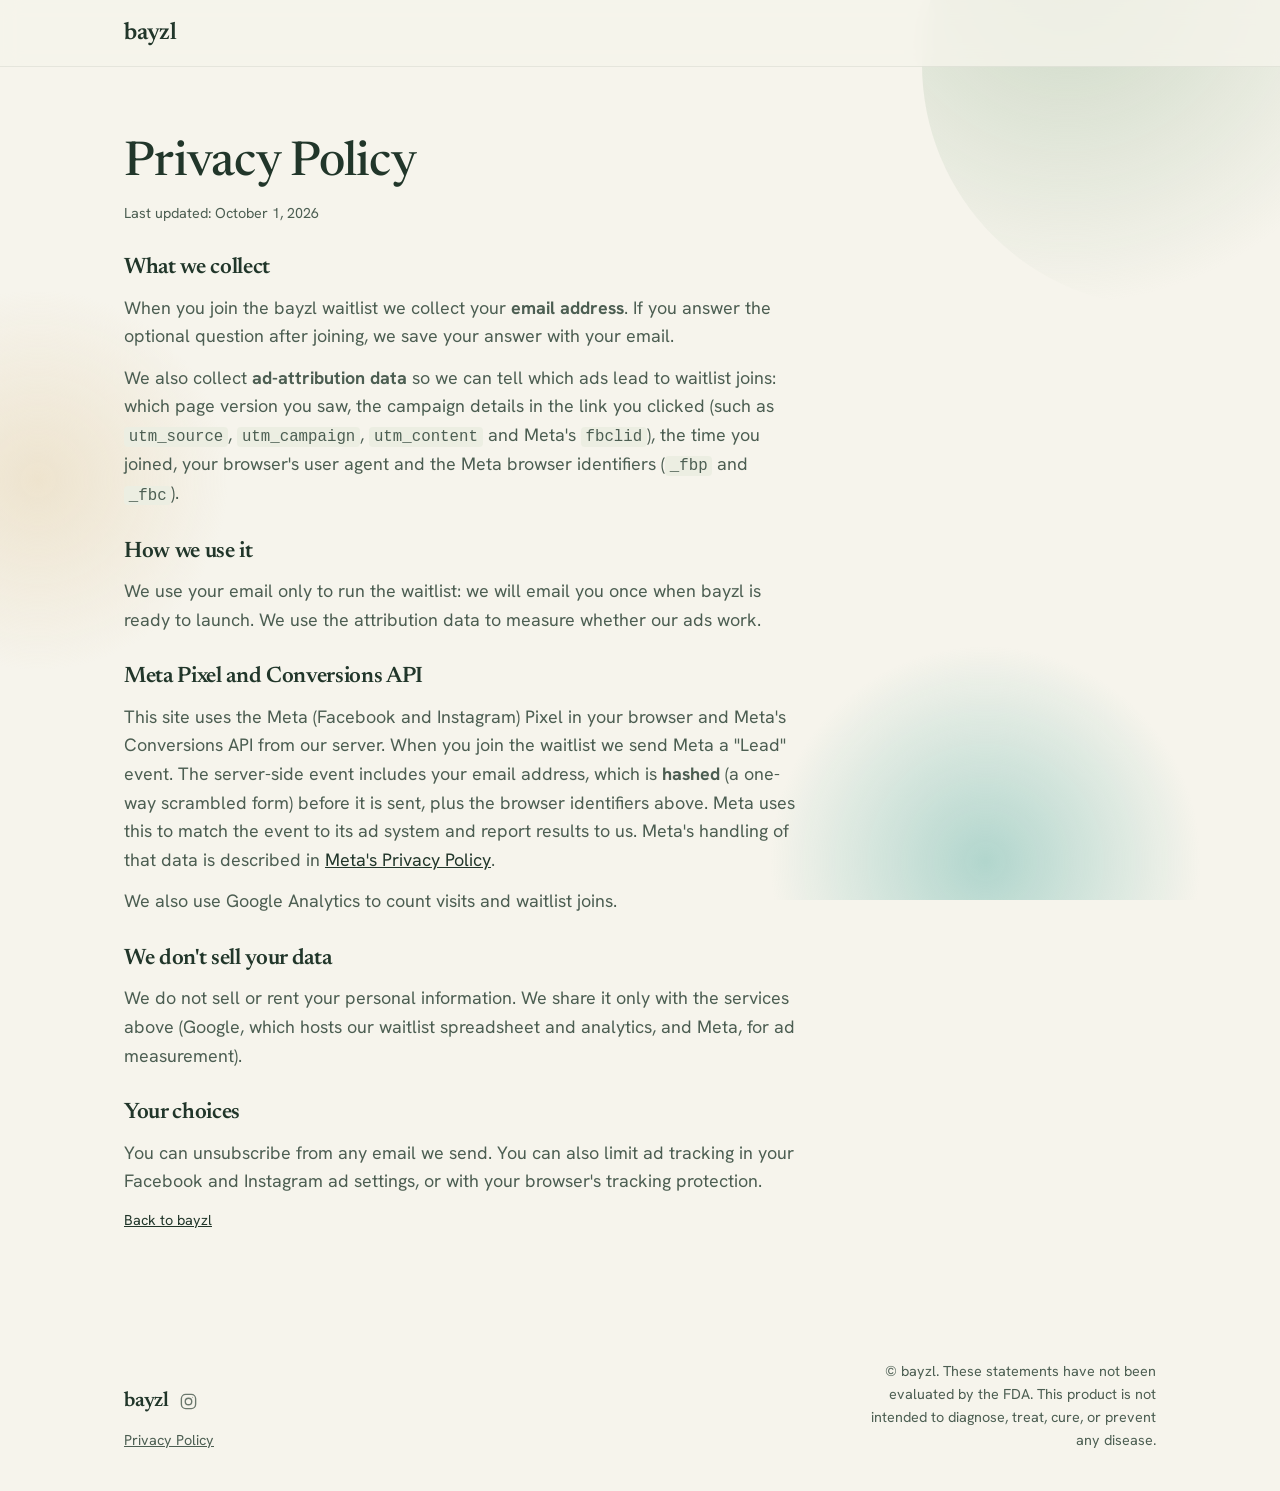
<file: privacy/index.html>
<!doctype html>
<html lang="en">
<head>
<meta charset="utf-8" />
<meta name="viewport" content="width=device-width, initial-scale=1" />
<!-- GENERATED by build.mjs from src/privacy.html + variants.config.json. Edit those, not this file. -->
<title>Privacy Policy | bayzl</title>
<meta name="robots" content="noindex, nofollow" />
<link rel="icon" type="image/png" href="../assets/favicon-32.png" sizes="32x32" />
<link rel="preconnect" href="https://fonts.googleapis.com" />
<link rel="preconnect" href="https://fonts.gstatic.com" crossorigin />
<link href="https://fonts.googleapis.com/css2?family=Hanken+Grotesk:wght@400;500;600;700&family=Newsreader:ital,opsz,wght@0,6..72,400;0,6..72,500;0,6..72,600;1,6..72,400;1,6..72,500&display=swap" rel="stylesheet" />
<link rel="stylesheet" href="../assets/styles.css" />
</head>
<body>
<div class="backdrop" aria-hidden="true"><span></span><span></span><span></span></div>
<header class="nav">
  <div class="wrap nav-inner">
    <div class="brand-group">
      <a class="brand" href="../">bayzl</a>
    </div>
  </div>
</header>

<main class="prose">
  <div class="wrap">
    <h1>Privacy Policy</h1>
    <p class="muted">Last updated: October 1, 2026</p>

    <h2>What we collect</h2>
    <p>When you join the bayzl waitlist we collect your <strong>email address</strong>. If you answer the optional question after joining, we save your answer with your email.</p>
    <p>We also collect <strong>ad-attribution data</strong> so we can tell which ads lead to waitlist joins: which page version you saw, the campaign details in the link you clicked (such as <code>utm_source</code>, <code>utm_campaign</code>, <code>utm_content</code> and Meta's <code>fbclid</code>), the time you joined, your browser's user agent and the Meta browser identifiers (<code>_fbp</code> and <code>_fbc</code>).</p>

    <h2>How we use it</h2>
    <p>We use your email only to run the waitlist: we will email you once when bayzl is ready to launch. We use the attribution data to measure whether our ads work.</p>

    <h2>Meta Pixel and Conversions API</h2>
    <p>This site uses the Meta (Facebook and Instagram) Pixel in your browser and Meta's Conversions API from our server. When you join the waitlist we send Meta a "Lead" event. The server-side event includes your email address, which is <strong>hashed</strong> (a one-way scrambled form) before it is sent, plus the browser identifiers above. Meta uses this to match the event to its ad system and report results to us. Meta's handling of that data is described in <a href="https://www.facebook.com/privacy/policy/" rel="noopener">Meta's Privacy Policy</a>.</p>
    <p>We also use Google Analytics to count visits and waitlist joins.</p>

    <h2>We don't sell your data</h2>
    <p>We do not sell or rent your personal information. We share it only with the services above (Google, which hosts our waitlist spreadsheet and analytics, and Meta, for ad measurement).</p>

    <h2>Your choices</h2>
    <p>You can unsubscribe from any email we send. You can also limit ad tracking in your Facebook and Instagram ad settings, or with your browser's tracking protection.</p>

    <p class="muted"><a href="../">Back to bayzl</a></p>
  </div>
</main>

<footer class="footer">
  <div class="wrap footer-inner">
    <div>
      <div class="brand-group">
        <a class="brand" href="../">bayzl</a>
        <a class="social-icon" href="https://www.instagram.com/lukefiber/" target="_blank" rel="noopener" aria-label="bayzl on Instagram">
          <svg viewBox="0 0 24 24" fill="none" stroke="currentColor" stroke-width="1.7" stroke-linecap="round" stroke-linejoin="round">
            <rect x="3" y="3" width="18" height="18" rx="5.5"/>
            <circle cx="12" cy="12" r="4.1"/>
            <circle cx="17.3" cy="6.7" r="0.6" fill="currentColor" stroke="none"/>
          </svg>
        </a>
      </div>
      <nav class="footer-links" aria-label="Footer"><a href="../privacy/">Privacy Policy</a></nav>
    </div>
    <div class="legal">© bayzl. These statements have not been evaluated by the FDA. This product is not intended to diagnose, treat, cure, or prevent any disease.</div>
  </div>
</footer>
</body>
</html>
</file>
<file: assets/styles.css>
/* ============================================================
   bayzl — shared styles across all landing-page variants
   ============================================================ */

:root{
  --ink:#21362A;        /* deep forest green — primary text */
  --ink-soft:#4C5E52;   /* muted body text */
  --sage:#A9C1A6;
  --sage-deep:#7E9A7C;
  --sand:#E7D6B6;
  --sand-deep:#D9C29A;
  --teal:#79BDB4;
  --teal-deep:#5EA79E;
  --lemon:#E4C24F;
  --lime:#93AE53;
  --paper:#F6F4EC;      /* warm off-white page */
  --paper-2:#ECEEE2;    /* faintly greener band */
  --white:#FCFBF6;

  --maxw:1160px;
  --gutter:clamp(20px, 5vw, 64px);

  --step--1:clamp(0.82rem, 0.79rem + 0.15vw, 0.9rem);
  --step-0: clamp(1rem, 0.96rem + 0.2vw, 1.12rem);
  --step-1: clamp(1.2rem, 1.1rem + 0.5vw, 1.5rem);
  --step-2: clamp(1.5rem, 1.3rem + 1vw, 2.1rem);
  --step-3: clamp(2rem, 1.5rem + 2.4vw, 3.4rem);
  --step-4: clamp(2.3rem, 1.55rem + 2.6vw, 4.1rem);

  --ease:cubic-bezier(.2,.7,.2,1);

  --font-display:"Newsreader", Georgia, serif;
  --shadow-rgb:33,54,42;

  --nav-h:67px;
  --hero-h:calc(100vh - var(--nav-h));
}
@supports (height:100svh){
  :root{--hero-h:calc(100svh - var(--nav-h));}
}

*{box-sizing:border-box;}
html{scroll-behavior:smooth;-webkit-tap-highlight-color:transparent;}
body{
  margin:0;
  background:var(--paper);
  color:var(--ink);
  font-family:"Hanken Grotesk", system-ui, sans-serif;
  font-size:var(--step-0);
  line-height:1.6;
  -webkit-font-smoothing:antialiased;
  text-rendering:optimizeLegibility;
  overflow-x:hidden;
}
h1,h2,h3{
  font-family:var(--font-display);
  font-weight:500;
  line-height:1.05;
  letter-spacing:-0.015em;
  margin:0;
  color:var(--ink);
}
p{margin:0;}
a{color:inherit;}
img,svg{display:block;max-width:100%;}

.wrap{max-width:var(--maxw);margin-inline:auto;padding-inline:var(--gutter);}
.eyebrow{
  font-size:var(--step--1);
  letter-spacing:.2em;
  text-transform:uppercase;
  font-weight:600;
  color:var(--sage-deep);
}
.serif-italic{font-family:var(--font-display);font-style:italic;font-weight:400;}
.visually-hidden{position:absolute;width:1px;height:1px;overflow:hidden;clip:rect(0 0 0 0);}

:where(a,button,input):focus-visible{
  outline:2px solid var(--teal-deep);
  outline-offset:3px;
  border-radius:6px;
}
@media (prefers-reduced-motion: reduce){
  html{scroll-behavior:auto;}
  *{animation:none !important;transition:none !important;}
}

/* ============================ ORGANIC BACKDROP ============================ */
.backdrop{
  position:fixed;inset:0;z-index:-1;pointer-events:none;overflow:hidden;
}
.backdrop span{
  position:absolute;border-radius:50%;opacity:.55;
}
.backdrop span:nth-child(1){width:38vw;height:38vw;top:-14vw;right:-10vw;background:radial-gradient(circle at 30% 30%, var(--sage) 0%, transparent 70%);}
.backdrop span:nth-child(2){width:30vw;height:30vw;top:32vh;left:-12vw;background:radial-gradient(circle at 50% 50%, var(--sand) 0%, transparent 70%);}
.backdrop span:nth-child(3){width:34vw;height:34vw;bottom:-14vw;right:6vw;background:radial-gradient(circle at 50% 50%, var(--teal) 0%, transparent 70%);}

/* ============================ NAV ============================ */
.nav{
  position:sticky;top:0;z-index:60;
  backdrop-filter:saturate(1.1) blur(10px);
  background:color-mix(in srgb, var(--paper) 80%, transparent);
  border-bottom:1px solid color-mix(in srgb, var(--ink) 8%, transparent);
}
.nav-inner{
  display:flex;align-items:center;justify-content:space-between;
  height:66px;position:relative;
}
.brand-group{display:flex;align-items:center;gap:.65rem;}
.brand{
  font-family:var(--font-display);font-weight:600;font-size:1.5rem;
  letter-spacing:-0.01em;color:var(--ink);text-decoration:none;
}
.social-icon{
  display:inline-flex;color:var(--ink);opacity:.65;
  transition:opacity .25s var(--ease), color .25s var(--ease);
}
.social-icon:hover{opacity:1;color:var(--sage-deep);}
.social-icon svg{width:19px;height:19px;}
.nav-right{display:flex;align-items:center;gap:.6rem;}
.nav-cta{
  font-size:var(--step--1);font-weight:600;letter-spacing:.02em;
  text-decoration:none;color:var(--ink);
  padding:.55rem 1.05rem;border:1px solid color-mix(in srgb,var(--ink) 22%,transparent);
  border-radius:100px;transition:background .3s var(--ease), color .3s var(--ease);
  white-space:nowrap;
}
.nav-cta:hover{background:var(--ink);color:var(--paper);}

/* ============================ HERO ============================ */
.hero{
  position:relative;
  padding-block:0 clamp(30px,5vw,60px);
  overflow:hidden;
}
#drift{
  position:absolute;inset:0;width:100%;height:100%;
  pointer-events:none;z-index:0;
}
.hero-stack{
  position:relative;z-index:2;
  display:grid;grid-template-columns:1.05fr .95fr;
  grid-template-rows:minmax(var(--hero-h),auto) auto;
  column-gap:clamp(24px,4vw,64px);row-gap:0;
  align-items:center;
}
.hero-copy{max-width:36rem;}
.hero h1{
  font-size:clamp(2.2rem, 1.4rem + 2.9vw, 3.6rem);
  font-weight:400;
  line-height:1.08;
  letter-spacing:-0.026em;
}
.hero h1 em{font-style:italic;color:var(--sage-deep);font-weight:400;}
.hero-sub{
  margin-top:1.1rem;
  font-size:var(--step-1);line-height:1.4;font-weight:400;
  color:var(--ink-soft);
}

.reveal{opacity:1;}

/* -------- ingredient chips + hover tooltips (secondary, below the signup) -------- */
.chip-row{
  grid-column:1 / -1;justify-self:center;
  width:100%;max-width:36rem;
  margin-top:clamp(20px,3vw,36px);padding-top:1.15rem;
  border-top:1px solid color-mix(in srgb,var(--ink) 10%,transparent);
  display:flex;flex-wrap:wrap;gap:.4rem;align-items:center;justify-content:center;
}
.chip-row .chip-label{
  flex-basis:100%;margin-bottom:.35rem;
  font-size:.72rem;letter-spacing:.16em;text-transform:uppercase;font-weight:600;
  color:var(--sage-deep);
}
.chip{
  position:relative;cursor:default;
  font-size:.8rem;font-weight:500;color:var(--ink-soft);
  background:color-mix(in srgb,var(--white) 55%,transparent);
  border:1px solid color-mix(in srgb,var(--ink) 9%,transparent);
  padding:.25rem .65rem;border-radius:100px;
  transition:border-color .25s var(--ease), background .25s var(--ease), color .25s var(--ease);
}
.chip:hover,.chip:focus-visible,.chip.is-open{
  color:var(--ink);
  border-color:color-mix(in srgb,var(--sage-deep) 70%,transparent);
  background:color-mix(in srgb,var(--sage) 22%,var(--white));
}
.chip .tip{
  position:absolute;left:50%;bottom:calc(100% + 10px);z-index:5;
  transform:translate(-50%,4px);
  white-space:nowrap;
  font-size:var(--step--1);font-weight:500;line-height:1.3;color:var(--paper);
  background:var(--ink);padding:.45rem .75rem;border-radius:10px;
  box-shadow:0 14px 28px -14px rgba(33,54,42,.55);
  opacity:0;pointer-events:none;
  transition:opacity .2s var(--ease), transform .2s var(--ease);
}
.chip .tip::after{
  content:"";position:absolute;left:50%;top:100%;width:9px;height:9px;
  background:var(--ink);transform:translate(-50%,-50%) rotate(45deg);border-radius:2px;
}
.chip:hover .tip,.chip:focus-visible .tip,.chip.is-open .tip{
  opacity:1;transform:translate(-50%,0);
}

/* -------- email form -------- */
.signup{margin-top:1.8rem;max-width:440px;}
.field{
  display:flex;gap:.5rem;background:var(--white);
  border:1px solid color-mix(in srgb,var(--ink) 14%,transparent);
  border-radius:100px;padding:.4rem .4rem .4rem 1.2rem;
  box-shadow:0 14px 40px -28px rgba(33,54,42,.6);
  transition:border-color .25s var(--ease), box-shadow .25s var(--ease);
}
.field:focus-within{
  border-color:var(--teal-deep);
  box-shadow:0 18px 46px -26px rgba(33,54,42,.6);
}
.field input{
  flex:1;border:0;background:transparent;font:inherit;color:var(--ink);
  min-width:0;padding-block:.55rem;
}
.field input::placeholder{color:color-mix(in srgb,var(--ink) 42%,transparent);}
.field input:focus{outline:none;}
.btn{
  border:0;cursor:pointer;font:inherit;font-weight:600;
  background:var(--ink);color:var(--paper);
  padding:.7rem 1.4rem;border-radius:100px;white-space:nowrap;
  transition:transform .2s var(--ease), background .3s var(--ease);
}
.btn:hover{background:var(--teal-deep);transform:translateY(-1px);}
.btn:active{transform:translateY(0);}
.btn:disabled{opacity:.7;cursor:default;transform:none;}
.form-note{margin-top:.8rem;font-size:var(--step--1);color:var(--ink-soft);padding-left:.4rem;}
.form-success{
  margin-top:1rem;padding:1rem 1.2rem;border-radius:16px;
  background:color-mix(in srgb,var(--teal) 26%,var(--white));
  border:1px solid color-mix(in srgb,var(--teal-deep) 40%,transparent);
  color:var(--ink);font-weight:500;
}
[hidden]{display:none !important;}

/* -------- hero product art -------- */
.hero-product{
  position:relative;justify-self:center;width:min(100%,480px);
}
.product-wrap{
  position:relative;z-index:1;width:100%;aspect-ratio:var(--product-ratio, 906/792);
  animation:float 7s ease-in-out infinite;
}
@keyframes float{0%,100%{transform:translateY(0)}50%{transform:translateY(-12px)}}
/* No CSS filters on the mockup or its shadow: big blur/drop-shadow filters on an animated
   image render as boxy artifacts on phones. The grounding shadow is a plain gradient instead,
   and the image fades in on load. */
.product-wrap img{
  position:absolute;inset:0;width:100%;height:100%;object-fit:contain;z-index:2;
}
.product-glow{
  position:absolute;left:50%;bottom:-2%;width:86%;height:30%;transform:translateX(-50%);
  background:radial-gradient(ellipse at center, rgba(var(--shadow-rgb),.34) 0%, rgba(var(--shadow-rgb),.16) 42%, rgba(var(--shadow-rgb),0) 70%);
  z-index:0;
}
.product-wrap img,.product-glow{opacity:1;transition:opacity .8s var(--ease);}
.product-wrap.is-loading img,.product-wrap.is-loading .product-glow{opacity:0;}

/* ============================ WAVE DIVIDER ============================ */
.wave{display:block;width:100%;height:clamp(40px,6vw,84px);}
.wave svg{width:100%;height:100%;}
.wave .f-tint{fill:var(--paper-2);}
.wave .f-paper{fill:var(--paper);}
.wave .f-sand{fill:var(--sand);}
.wave .f-teal{fill:var(--teal);}

/* generic section */
.section{padding-block:clamp(56px,8vw,104px);}
.section.tint{background:var(--paper-2);}
.section-head{max-width:52ch;margin-bottom:clamp(28px,5vw,52px);}
.section-head.is-centered{margin-inline:auto;text-align:center;}
.section-head h2{font-size:var(--step-3);margin-top:.7rem;}
.section-head p{margin-top:1rem;color:var(--ink-soft);font-size:var(--step-1);line-height:1.5;}

/* ============================ BENEFITS ============================ */
.benefits{
  display:grid;grid-template-columns:repeat(3,1fr);
  gap:clamp(20px,3vw,40px);
}
.benefit{border-top:1px solid color-mix(in srgb,var(--ink) 16%,transparent);padding-top:1.2rem;}
.benefit .ic{color:var(--sage-deep);margin-bottom:1rem;}
.benefit h3{font-size:var(--step-1);font-weight:600;}
.benefit p{margin-top:.5rem;color:var(--ink-soft);font-size:var(--step--1);line-height:1.55;}

/* ============================ STATS ============================ */
.stats{
  display:grid;grid-template-columns:repeat(2,1fr);
  border:1px solid color-mix(in srgb,var(--ink) 14%,transparent);
  border-radius:22px;overflow:hidden;background:var(--white);
}
.stat{padding:clamp(26px,4vw,42px);text-align:center;}
.stat + .stat{border-left:1px solid color-mix(in srgb,var(--ink) 12%,transparent);}
.stat .num{font-family:var(--font-display);font-size:var(--step-3);color:var(--ink);line-height:1;}
.stat .lab{margin-top:.6rem;font-size:var(--step--1);letter-spacing:.14em;text-transform:uppercase;color:var(--sage-deep);font-weight:600;}
.stats-note{text-align:center;margin-top:1rem;font-size:var(--step--1);color:var(--ink-soft);}

/* ============================ ABOUT ============================ */
.about-mission{
  display:grid;grid-template-columns:.9fr 1.1fr;gap:clamp(28px,5vw,72px);
  align-items:start;
}
.mission-body p + p{margin-top:1.1rem;}
.mission-body{font-size:var(--step-1);line-height:1.6;color:var(--ink-soft);}
.about-mission .lead,.section-head .lead{
  margin-top:1.1rem;font-family:var(--font-display);
  font-size:var(--step-2);line-height:1.3;font-weight:400;color:var(--ink);
}

.founders{
  margin-top:clamp(44px,6vw,72px);
  display:grid;grid-template-columns:1fr 1fr;gap:clamp(28px,4vw,56px);
}
.founder-photo{
  position:relative;aspect-ratio:4/5;border-radius:20px;overflow:hidden;
  background:linear-gradient(160deg,var(--sage) 0%, var(--teal) 120%);
  box-shadow:0 30px 60px -40px rgba(33,54,42,.7);
}
.founder-photo img{position:absolute;inset:0;width:100%;height:100%;object-fit:cover;z-index:2;}
.founder-photo .ph{position:absolute;inset:0;width:100%;height:100%;z-index:1;opacity:.85;}
.founder h3{margin-top:1.2rem;font-size:var(--step-2);font-weight:500;}
.founder .role{font-size:var(--step--1);letter-spacing:.16em;text-transform:uppercase;color:var(--sage-deep);font-weight:600;margin-top:.3rem;}
.founder p.bio{margin-top:.8rem;color:var(--ink-soft);}

/* ============================ FINAL CTA ============================ */
.final{
  position:relative;text-align:center;color:var(--paper);
  background:radial-gradient(120% 120% at 50% 0%, var(--sage-deep) 0%, var(--ink) 70%);
  border-radius:28px;padding:clamp(44px,7vw,80px) var(--gutter);
  overflow:hidden;
}
.final h2{color:var(--paper);font-size:var(--step-3);}
.final .eyebrow{color:color-mix(in srgb,var(--sage) 80%,white);}
.final p.lead{margin:1rem auto 0;max-width:44ch;color:color-mix(in srgb,var(--paper) 80%,transparent);font-size:var(--step-1);}
.final .signup{margin-inline:auto;}
.final .field{background:color-mix(in srgb,var(--white) 96%,transparent);border-color:transparent;}
.final .btn{background:var(--sand);color:var(--ink);}
.final .btn:hover{background:var(--white);}
.final .form-note{color:color-mix(in srgb,var(--paper) 70%,transparent);}

/* ============================ FOOTER ============================ */
.footer{padding-block:clamp(36px,5vw,56px) clamp(26px,4vw,40px);}
.footer-inner{display:flex;justify-content:space-between;align-items:flex-end;flex-wrap:wrap;gap:16px;}
.footer .brand{font-size:1.3rem;}
.footer .tag{font-family:var(--font-display);font-style:italic;color:var(--ink-soft);margin-top:.3rem;}
.tag-btn{
  display:block;background:none;border:0;padding:0;margin-inline:0;
  font:inherit;text-align:left;cursor:pointer;
}
.page-switch{display:flex;gap:.5rem;margin-top:.75rem;}
.page-switch a{
  display:grid;place-items:center;width:2.2rem;height:2.2rem;border-radius:50%;
  text-decoration:none;font-weight:600;font-size:.95rem;color:var(--ink);
  border:1px solid color-mix(in srgb,var(--ink) 25%,transparent);
  transition:background .2s var(--ease), color .2s var(--ease);
}
.page-switch a:hover{background:var(--paper-2);}
.page-switch a[aria-current]{background:var(--ink);color:var(--paper);border-color:var(--ink);}
.footer .legal{font-size:var(--step--1);color:var(--ink-soft);max-width:38ch;text-align:right;}
.footer .brand-group{margin-bottom:.2rem;}

/* ============================ RESPONSIVE ============================ */
@media (max-width:900px){
  .hero{padding-top:14px;padding-bottom:28px;}
  .hero-stack{grid-template-columns:1fr;grid-template-rows:none;row-gap:12px;align-items:start;}
  /* let the headline, subhead and form join the hero grid directly so the image can sit between them */
  .hero-copy{display:contents;}
  .hero h1{order:1;font-size:clamp(1.85rem,1.2rem + 2.6vw,2.4rem);}
  .hero-sub{order:2;margin-top:0;font-size:1.05rem;}
  .hero-product{order:3;width:auto;margin-top:0;justify-self:center;}
  .product-wrap{width:auto;height:min(200px,27svh);}
  .hero-form{order:4;}
  .hero-form .signup{margin-top:0;}
  .chip-row{order:5;}
  .benefits{grid-template-columns:1fr;}
  .about-mission{grid-template-columns:1fr;}
  .founders{grid-template-columns:1fr;max-width:420px;}
  .footer-inner{align-items:flex-start;}
  .footer .legal{text-align:left;}
  .nav-inner{height:56px;}
  .footer{padding-bottom:96px;}
}
@media (max-width:540px){
  .stats{grid-template-columns:1fr;}
  .stat + .stat{border-left:0;border-top:1px solid color-mix(in srgb,var(--ink) 12%,transparent);}
  .field{flex-wrap:wrap;border-radius:20px;padding:.6rem;}
  .field input{padding-left:.8rem;}
  .btn{width:100%;}
  .nav-cta{display:none;}
}

/* ============================ REVEALS (CSS only; no GSAP needed) ============================ */
@keyframes rise{from{opacity:0;transform:translateY(18px)}to{opacity:1;transform:none}}
.hero .reveal{animation:rise .9s var(--ease) both;animation-delay:calc(var(--i,0) * .12s + .1s);}
.js .section .reveal{opacity:0;transform:translateY(18px);transition:opacity .9s var(--ease), transform .9s var(--ease);}
.js .section .reveal.is-in{opacity:1;transform:none;}
.reveal-all .reveal{opacity:1 !important;transform:none !important;animation:none !important;}

/* ============================ WAITLIST FORM PIECES ============================ */
.field-error{margin-top:.55rem;padding-left:.4rem;font-size:var(--step--1);font-weight:600;color:#B3382C;}
.field-error:empty{display:none;}
.field input[aria-invalid="true"]{color:#B3382C;}
.field:has(input[aria-invalid="true"]){border-color:#B3382C;}
.final .field-error{color:#FFB4A8;}
.btn[disabled]{cursor:progress;}

.joined{
  margin-top:1.8rem;max-width:440px;padding:1.1rem 1.25rem;border-radius:16px;outline:none;
  background:color-mix(in srgb,var(--teal) 26%,var(--white));
  border:1px solid color-mix(in srgb,var(--teal-deep) 40%,transparent);
  color:var(--ink);text-align:left;
}
.joined-title{font-family:var(--font-display);font-size:1.6rem;line-height:1.1;font-weight:600;}
.joined-line{margin-top:.3rem;font-weight:500;}
.survey{margin-top:1.1rem;display:grid;gap:1rem;}
.q-text{font-weight:600;font-size:.95rem;margin-bottom:.45rem;}
.opts{display:flex;flex-wrap:wrap;gap:8px;}
.opt{
  font:inherit;font-weight:600;font-size:.95rem;color:var(--ink);cursor:pointer;
  background:var(--white);border:1px solid color-mix(in srgb,var(--ink) 25%,transparent);
  border-radius:100px;padding:.5rem 1rem;min-height:44px;
  transition:background .2s var(--ease), border-color .2s var(--ease), color .2s var(--ease);
}
.opt:hover{border-color:var(--ink);}
.opt[aria-pressed="true"]{background:var(--ink);color:var(--paper);border-color:var(--ink);}
.survey-thanks{font-weight:600;color:var(--ink-soft);}
.final .joined{background:color-mix(in srgb,var(--paper) 12%,transparent);border-color:color-mix(in srgb,var(--paper) 30%,transparent);color:var(--paper);margin-inline:auto;}
.final .joined-title,.final .q-text{color:var(--paper);}
.final .survey-thanks{color:color-mix(in srgb,var(--paper) 78%,transparent);}
.final .opt{background:transparent;color:var(--paper);border-color:color-mix(in srgb,var(--paper) 45%,transparent);}
.final .opt[aria-pressed="true"]{background:var(--sand);color:var(--ink);border-color:var(--sand);}

/* ============================ FOOTER LINKS ============================ */
.footer-links{display:flex;gap:18px;margin-top:.7rem;font-size:var(--step--1);}
.footer-links a{color:var(--ink-soft);}

/* ============================ STICKY BAR (mobile) ============================ */
.sticky-cta{
  position:fixed;left:0;right:0;bottom:0;z-index:70;
  padding:10px 16px calc(10px + env(safe-area-inset-bottom));
  background:color-mix(in srgb,var(--paper) 94%,transparent);
  backdrop-filter:saturate(1.1) blur(10px);
  border-top:1px solid color-mix(in srgb,var(--ink) 12%,transparent);
  box-shadow:0 -8px 24px -16px rgba(0,0,0,.35);
}
.sticky-cta .btn{width:100%;}
@media (min-width:901px){ .sticky-cta{display:none !important;} }

/* ============================ PRIVACY PAGE ============================ */
.prose{padding-block:clamp(36px,6vw,72px);}
.prose h1{font-size:clamp(2rem,1.5rem + 2vw,3rem);margin-bottom:.4rem;}
.prose h2{font-size:1.4rem;margin:2rem 0 .5rem;font-weight:600;}
.prose p{margin-top:.8rem;max-width:68ch;color:var(--ink-soft);}
.prose .muted{font-size:.9rem;}
.prose code{background:var(--paper-2);padding:.05rem .3rem;border-radius:4px;font-size:.88em;}
.prose a{color:var(--ink);}

/* footer page menu opens with a soft fade */
.page-switch a{animation:rise .3s var(--ease) both;}
.page-switch a:nth-child(2){animation-delay:.06s;}
.page-switch a:nth-child(3){animation-delay:.12s;}
</file>
